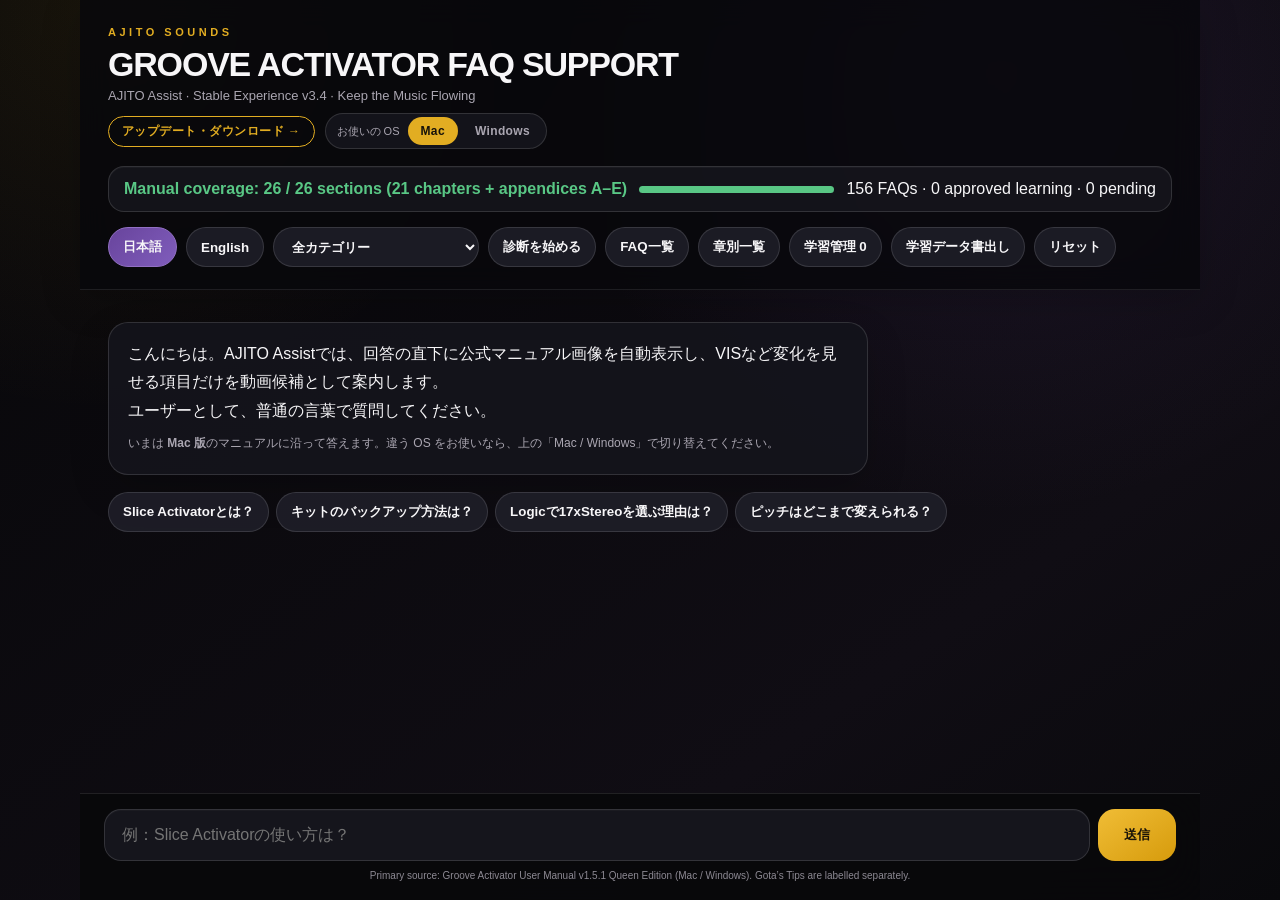
<file: index.html>
<!doctype html>
<!DOCTYPE html>

<html lang="ja"><head><meta charset="utf-8"/><meta content="width=device-width,initial-scale=1" name="viewport"/>
<title>AJITO Assist — Groove Activator Official Support</title>









<link href="./css/app.css?v=3.4.3" rel="stylesheet"/></head><body><div class="app">
<header><div class="brand">AJITO SOUNDS</div><h1>GROOVE ACTIVATOR FAQ SUPPORT</h1>
<div class="sub">AJITO Assist · Stable Experience v3.4 · Keep the Music Flowing</div>
    <div class="dlrow" style="margin-top:10px;display:flex;flex-wrap:wrap;align-items:center;gap:10px"><a href="https://ajitosounds.github.io/groove-activator/" style="display:inline-block;padding:6px 13px;border:1px solid var(--gold);border-radius:999px;color:var(--gold);text-decoration:none;font-size:12px;font-weight:700;letter-spacing:.04em">アップデート・ダウンロード →</a><div class="os-switch" role="group" aria-label="お使いの OS / Your OS"><span class="os-label">お使いの OS</span><button type="button" class="os" data-os="mac" aria-pressed="false">Mac</button><button type="button" class="os" data-os="win" aria-pressed="false">Windows</button></div></div>
<div class="coverage"><strong>Manual coverage: 26 / 26 sections (21 chapters + appendices A–E)</strong><div class="bar"><i></i></div><span><span id="kbStatus">157 base FAQs · Diagnostic Engine ON · Smart Manual ON · Original PDF Manual ON</span></span></div>
<div class="controls"><button class="lang active" data-lang="ja">日本語</button><button class="lang" data-lang="en">English</button>
<select id="category"><option value="">全カテゴリー</option></select><button id="diagnosticStart">診断を始める</button><button id="faqList">FAQ一覧</button><button id="chapterList">章別一覧</button><button id="learningPanel">学習管理 <span id="pendingCount">0</span></button><button id="exportLearning">学習データ書出し</button><button id="reset">リセット</button></div>
</header><main id="chat"></main>
<footer><div class="row"><input id="q" placeholder="例：Slice Activatorの使い方は？"/><button class="send" id="send">送信</button></div>
<div class="note">Primary source: Groove Activator User Manual v1.5.1 Queen Edition (Mac / Windows). Gota’s Tips are labelled separately.</div></footer></div>
<div aria-hidden="true" class="smart-manual-overlay" id="smartManualOverlay">
<section aria-labelledby="smartManualTitle" aria-modal="true" class="smart-manual" role="dialog">
<div class="smart-manual-head">
<div><div class="smart-manual-kicker">Smart Manual</div><h2 id="smartManualTitle"></h2></div>
<button aria-label="Close" class="manual-close" id="smartManualClose">×</button>
</div>
<div class="manual-toolbar"><span class="embedded-status">✓ Mac・Windows × 日本語・English 公式マニュアル内蔵</span><span class="small">章を開くと該当ページが自動表示されます</span></div><div id="smartManualBody"></div>
</section>
</div>
<div aria-hidden="true" class="manual-image-lightbox" id="manualImageLightbox"><button aria-label="Close" class="image-close" id="manualImageClose">×</button><img alt="Manual page enlarged" id="manualImageLarge"/><div class="image-caption" id="manualImageCaption"></div></div>

<div aria-hidden="true" class="fullscreen-pdf-overlay" id="fullscreenPdfOverlay">
<div class="fullscreen-pdf-toolbar">
<button class="pdf-back" id="pdfBackBtn" type="button">← 戻る</button>
<div class="pdf-title-wrap">
<strong id="pdfViewerTitle">Official Manual</strong>
<span id="pdfViewerPage"></span>
</div>
<div class="pdf-controls">
<button aria-label="縮小" id="pdfZoomOut" type="button">−</button>
<button id="pdfZoomReset" type="button">100%</button>
<button id="pdfFitWidth" type="button">幅に合わせる</button>
<button aria-label="拡大" id="pdfZoomIn" type="button">＋</button>
<a href="#" id="pdfOpenTab" rel="noopener" target="_blank">別タブ</a>
<button class="pdf-close" id="pdfCloseBtn" type="button">×</button>
</div>
</div>
<iframe class="fullscreen-pdf-frame" id="fullscreenPdfFrame" title="Official Manual PDF"></iframe>
</div>

<script defer="True" src="./js/data-loader.js?v=3.4.3"></script><script defer="True" src="./js/search.js?v=3.4.3"></script><script defer="True" src="./js/diagnostics.js?v=3.4.3"></script><script defer="True" src="./js/app.js?v=3.4.3"></script><script defer="True" src="./js/viewer.js?v=3.4.3"></script></body></html>
</file>
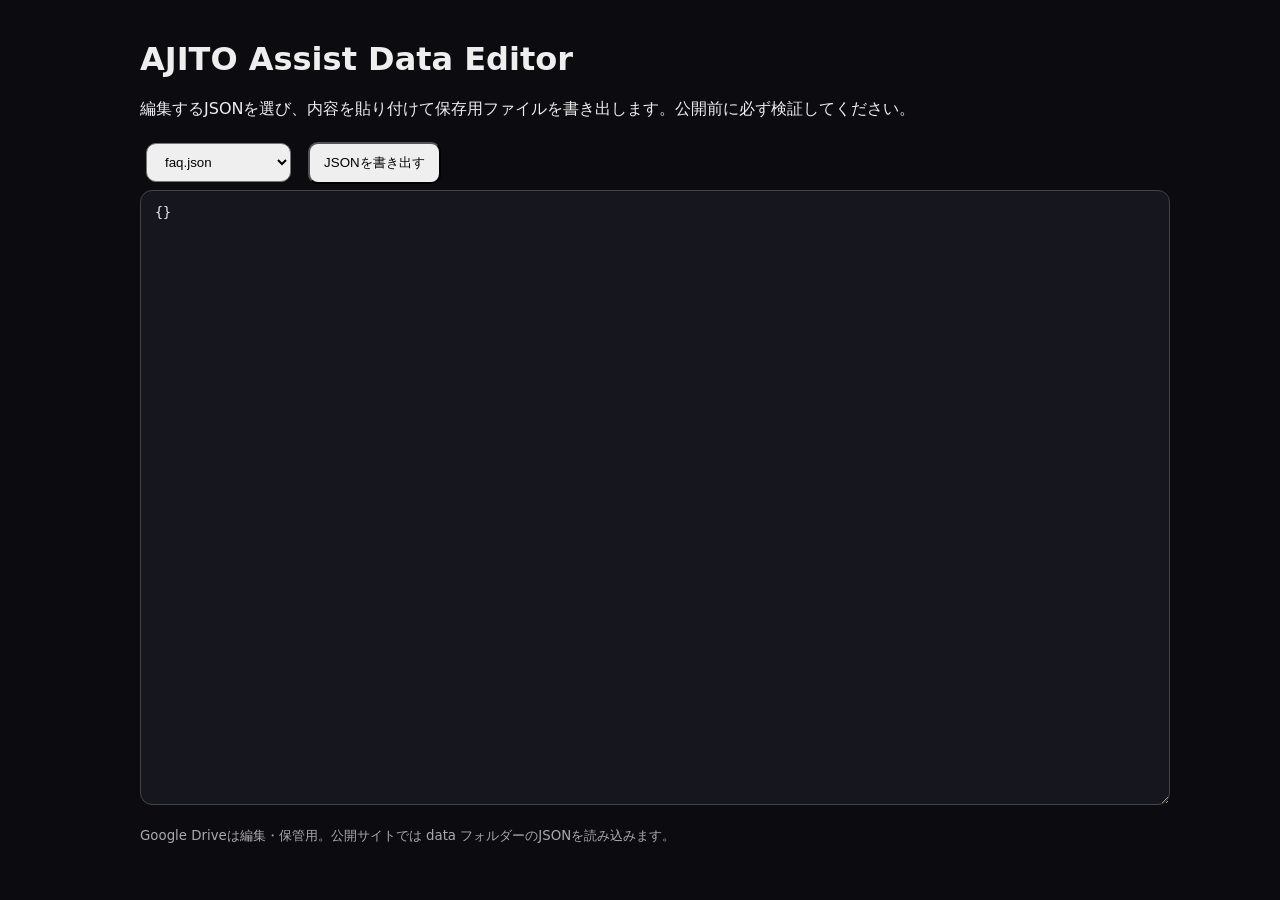
<file: admin/data_editor.html>
<!doctype html>
<html lang="ja"><meta charset="utf-8"><title>AJITO Assist Data Editor</title>
<style>
body{font-family:system-ui;background:#0c0c10;color:#eee;max-width:1000px;margin:40px auto;padding:0 20px}
textarea{width:100%;height:65vh;background:#16161e;color:#eee;border:1px solid #444;border-radius:12px;padding:14px}
button,select{padding:10px 14px;margin:6px;border-radius:10px}
small{color:#aaa}
</style>
<h1>AJITO Assist Data Editor</h1>
<p>編集するJSONを選び、内容を貼り付けて保存用ファイルを書き出します。公開前に必ず検証してください。</p>
<select id="name"><option>faq.json</option><option>manual.json</option><option>videos.json</option><option>diagnostics.json</option><option>gota_tips.json</option></select>
<button onclick="download()">JSONを書き出す</button>
<textarea id="editor">{}</textarea>
<p><small>Google Driveは編集・保管用。公開サイトでは data フォルダーのJSONを読み込みます。</small></p>
<script>
function download(){
 const name=document.getElementById('name').value;
 const txt=document.getElementById('editor').value;
 try{JSON.parse(txt)}catch(e){alert('JSONエラー: '+e.message);return}
 const a=document.createElement('a');
 a.href=URL.createObjectURL(new Blob([txt],{type:'application/json'}));
 a.download=name;a.click();URL.revokeObjectURL(a.href);
}
</script></html>
</file>
<file: css/app.css>
/* AJITO Assist v3.0 — consolidated application styles */


:root{--bg:#0c0c10;--panel:#18181f;--panel2:#22222b;--text:#f4f4f6;--muted:#aaaab5;--gold:#d5a52c;--purple:#7050a2;--line:#353540;--ok:#56b879}
*{box-sizing:border-box}body{margin:0;background:linear-gradient(150deg,#09090c,#19131d);color:var(--text);font-family:-apple-system,BlinkMacSystemFont,"Segoe UI","Hiragino Sans","Yu Gothic",sans-serif;min-height:100vh}
.app{max-width:980px;margin:auto;min-height:100vh;display:flex;flex-direction:column}
header{padding:20px;position:sticky;top:0;z-index:5;background:rgba(12,12,16,.93);backdrop-filter:blur(14px);border-bottom:1px solid var(--line)}
.brand{color:var(--gold);font-size:12px;letter-spacing:.25em;font-weight:700}h1{font-size:23px;margin:5px 0}.sub{color:var(--muted);font-size:12px}
.coverage{margin-top:12px;background:var(--panel);border:1px solid var(--line);padding:10px 12px;border-radius:12px;display:flex;gap:12px;align-items:center;flex-wrap:wrap}
.coverage strong{color:var(--ok)}.bar{height:7px;background:#303039;border-radius:9px;flex:1;min-width:140px;overflow:hidden}.bar i{display:block;height:100%;width:100%;background:var(--ok)}
.controls{display:flex;gap:7px;flex-wrap:wrap;margin-top:12px}button,select{background:var(--panel2);color:var(--text);border:1px solid var(--line);padding:8px 11px;border-radius:999px;cursor:pointer}button:hover{border-color:var(--gold)}.active{background:var(--purple)}
main{padding:20px;display:flex;flex-direction:column;gap:13px;flex:1}.msg{max-width:85%;border-radius:16px;padding:13px 15px;line-height:1.65;white-space:pre-wrap}.bot{align-self:flex-start;background:var(--panel);border:1px solid var(--line)}.user{align-self:flex-end;background:var(--purple)}.meta{display:block;color:var(--muted);font-size:11px;margin-top:8px}.badge{display:inline-block;border-radius:7px;padding:2px 7px;font-size:11px;background:#31253e;border:1px solid #5d4776;margin-bottom:6px}.manual{background:#26342a;border-color:#456b4e}
.chips{display:flex;gap:7px;flex-wrap:wrap}footer{position:sticky;bottom:0;padding:13px 17px 18px;background:rgba(12,12,16,.96);border-top:1px solid var(--line)}.row{display:flex;gap:8px}input{flex:1;padding:14px;border-radius:14px;border:1px solid var(--line);background:var(--panel);color:var(--text);font-size:16px;outline:none}input:focus{border-color:var(--gold)}.send{background:var(--gold);color:#181208;font-weight:700;border:0;border-radius:14px;padding:0 18px}.note{color:var(--muted);font-size:10px;text-align:center;margin-top:7px}.faqbtn{display:block;width:100%;text-align:left;margin:5px 0;border-radius:10px}
.feedback{display:flex;gap:7px;flex-wrap:wrap;margin-top:9px}.feedback button{font-size:12px;padding:6px 10px}
.admin-card{background:var(--panel);border:1px solid var(--line);border-radius:14px;padding:14px;margin:8px 0}
.admin-card h3{margin:0 0 8px;font-size:15px}.admin-card textarea,.admin-card input,.admin-card select{width:100%;margin-top:7px;border-radius:9px;padding:9px;background:#111117;color:var(--text);border:1px solid var(--line)}
.admin-card textarea{min-height:90px;resize:vertical}.admin-actions{display:flex;gap:7px;flex-wrap:wrap;margin-top:9px}
.danger{border-color:#8b4343}.success{border-color:var(--ok)}.count{color:var(--gold);font-weight:700}
.small{font-size:11px;color:var(--muted)}
.diag-card{background:#15151d;border:1px solid var(--line);border-radius:16px;padding:16px;margin:10px 0}.diag-card h3{margin:0 0 8px}.diag-reason{font-size:12px;color:var(--muted);margin:8px 0}.diag-actions{display:flex;gap:8px;flex-wrap:wrap}.diag-actions button{min-width:110px}.diag-progress{font-size:11px;color:var(--gold);margin-bottom:8px}.solution{border-left:3px solid var(--ok);padding-left:12px}.manual-ref{font-size:12px;color:var(--gold);margin-top:10px}.tip{font-size:12px;margin-top:8px}
.manual-link{color:var(--gold);font-weight:700;text-decoration:underline;text-decoration-thickness:1px;text-underline-offset:3px;cursor:pointer;background:none;border:0;padding:0;font:inherit}
.manual-link:hover{filter:brightness(1.25)}
.smart-manual-overlay{position:fixed;inset:0;background:rgba(4,4,8,.82);backdrop-filter:blur(8px);z-index:1000;display:none;align-items:center;justify-content:center;padding:18px}
.smart-manual-overlay.open{display:flex}.smart-manual{width:min(900px,100%);max-height:90vh;overflow:auto;background:#111118;border:1px solid #4a4053;border-radius:20px;box-shadow:0 24px 80px #000;padding:22px}
.smart-manual-head{display:flex;justify-content:space-between;gap:16px;align-items:flex-start;position:sticky;top:-22px;background:#111118;padding:20px 0 12px;z-index:2;border-bottom:1px solid var(--line)}
.smart-manual-head h2{margin:0;font-size:23px}.smart-manual-kicker{color:var(--gold);font-size:12px;font-weight:700;letter-spacing:.08em;text-transform:uppercase}.manual-close{font-size:20px;min-width:44px}
.manual-notice{background:#201b27;border:1px solid #4e3e60;border-radius:12px;padding:12px;margin:15px 0;color:#d8d1df;font-size:13px;line-height:1.6}
.manual-entry{background:#181820;border:1px solid var(--line);border-radius:14px;padding:15px;margin:12px 0}.manual-entry h3{margin:0 0 8px;font-size:16px}.manual-entry p{margin:0;line-height:1.7}.manual-source{font-size:11px;color:var(--muted);margin-top:10px}.manual-toolbar{display:flex;gap:8px;flex-wrap:wrap;margin:14px 0}.manual-empty{color:var(--muted);padding:25px 0}
.media-strip{margin-top:14px;padding:13px;border:1px solid var(--line);border-radius:14px;background:#15151c}.media-head{display:flex;justify-content:space-between;gap:10px;align-items:center;margin-bottom:9px}.media-type{font-size:11px;border-radius:999px;padding:4px 9px;border:1px solid #635272;background:#2a2232;color:#eee}.media-type.screenshot{border-color:#456b4e;background:#213126}.media-type.video{border-color:#70564a;background:#38271f}.media-type.both{border-color:#5d4776;background:#31253e}.manual-viewer{width:100%;height:min(64vh,620px);border:1px solid var(--line);border-radius:12px;background:#0b0b10;margin-top:10px}.media-placeholder{padding:18px;border:1px dashed #5d5667;border-radius:12px;color:var(--muted);line-height:1.7}.video-candidate{padding:15px;border-left:3px solid var(--gold);background:#1d1921;border-radius:10px;margin-top:10px}.media-actions{display:flex;gap:8px;flex-wrap:wrap;margin-top:10px}.media-note{font-size:11px;color:var(--muted);margin-top:8px}.hidden-file{display:none}.answer-media{margin-top:13px;padding-top:12px;border-top:1px solid var(--line)}

.embedded-status{font-size:12px;color:var(--ok);font-weight:700}.manual-page-gallery{display:grid;grid-template-columns:repeat(auto-fit,minmax(270px,1fr));gap:14px;margin-top:12px}.manual-page-card{margin:0;background:#0d0d12;border:1px solid var(--line);border-radius:13px;overflow:hidden}.manual-page-card button{display:block;width:100%;padding:0;border:0;background:none;border-radius:0}.manual-page-card img{display:block;width:100%;height:auto;cursor:zoom-in}.manual-page-card figcaption{padding:9px 11px;font-size:12px;color:var(--muted);display:flex;justify-content:space-between;gap:8px}.manual-image-lightbox{position:fixed;inset:0;z-index:100;background:rgba(0,0,0,.94);display:none;align-items:center;justify-content:center;padding:42px 18px 55px}.manual-image-lightbox.open{display:flex}.manual-image-lightbox img{max-width:min(96vw,1300px);max-height:88vh;object-fit:contain;box-shadow:0 18px 70px #000}.image-close{position:fixed;right:18px;top:14px;font-size:28px;min-width:44px;z-index:101}.image-caption{position:fixed;bottom:14px;left:50%;transform:translateX(-50%);color:#eee;background:#17171dcc;border:1px solid #444;padding:7px 13px;border-radius:999px;font-size:12px}.manual-pages-intro{font-size:12px;color:var(--muted);margin-top:8px}.manual-language-badge{font-size:11px;color:var(--gold)}
@media(max-width:600px){.msg{max-width:96%}h1{font-size:19px}}



button.media-type.manual-link{
  cursor:pointer;
  font:inherit;
  line-height:inherit;
}
button.media-type.manual-link:hover{
  filter:brightness(1.15);
  transform:translateY(-1px);
}



.inline-manual-head{
  display:flex;
  justify-content:space-between;
  align-items:center;
  gap:12px;
  margin:0 0 10px;
  color:#f4f1f7;
}
.inline-manual-head span{
  color:var(--muted);
  font-size:12px;
  text-align:right;
}
.inline-manual-actions{
  margin-top:12px;
}
.answer-media .manual-page-gallery{
  grid-template-columns:repeat(auto-fit,minmax(220px,1fr));
}
.answer-media .manual-page-card{
  box-shadow:0 8px 24px rgba(0,0,0,.18);
}
@media(max-width:640px){
  .inline-manual-head{align-items:flex-start;flex-direction:column;gap:4px}
  .inline-manual-head span{text-align:left}
  .answer-media .manual-page-gallery{grid-template-columns:1fr}
}



.manual-image-trigger{cursor:zoom-in}
.manual-image-lightbox.open{animation:manualFadeIn .16s ease-out}
.manual-image-lightbox img{cursor:zoom-out}
@keyframes manualFadeIn{from{opacity:0}to{opacity:1}}



.manual-image-native{
  display:block;
  cursor:zoom-in;
  text-decoration:none;
}
.manual-page-card figcaption a{
  color:var(--gold);
  text-decoration:none;
  font-weight:700;
}
.manual-page-card figcaption a:hover{text-decoration:underline}



.manual-image-zoom-trigger{
  display:block;width:100%;padding:0;border:0;background:none;
  cursor:zoom-in;
}
.manual-image-zoom-trigger.text-trigger{
  width:auto;color:var(--gold);font:inherit;font-weight:700;cursor:zoom-in;
}
.zoom-viewer{
  position:fixed;inset:0;z-index:99999;background:rgba(5,5,8,.96);
  display:none;flex-direction:column;
}
.zoom-viewer.open{display:flex}
.zoom-viewer-toolbar{
  display:flex;align-items:center;gap:8px;padding:10px 14px;
  background:rgba(20,20,26,.96);border-bottom:1px solid rgba(255,255,255,.12)
}
.zoom-viewer-toolbar button{
  border:1px solid rgba(255,255,255,.2);background:#24242d;color:#fff;
  min-width:42px;height:38px;border-radius:9px;font-size:18px;cursor:pointer
}
.zoom-viewer-toolbar .zoom-close{margin-left:auto;font-size:24px}
#zoomLevel{min-width:58px;text-align:center;color:#ddd;font-weight:700}
.zoom-stage{
  flex:1;overflow:auto;display:flex;align-items:flex-start;justify-content:center;
  padding:28px;cursor:zoom-in
}
.zoom-stage.zoom-out-cursor{cursor:zoom-out}
.zoom-stage img{
  display:block;max-width:none;max-height:none;transform-origin:top center;
  transition:transform .12s ease;
  user-select:none;-webkit-user-drag:none;
}
.zoom-help{
  padding:8px 14px;text-align:center;background:rgba(20,20,26,.96);
  color:#bbb;font-size:12px;border-top:1px solid rgba(255,255,255,.1)
}
@media(max-width:640px){
  .zoom-help{font-size:11px}
  .zoom-stage{padding:12px}
}



.manual-pdf-block{
  margin-top:12px;border:1px solid var(--line);border-radius:14px;
  overflow:hidden;background:#0d0d12;
}
.manual-pdf-head{
  display:flex;justify-content:space-between;align-items:center;gap:12px;
  padding:11px 13px;background:#17171f;border-bottom:1px solid var(--line);
}
.manual-pdf-head>div{display:flex;flex-direction:column;gap:3px}
.manual-pdf-head span{font-size:11px;color:var(--muted)}
.manual-pdf-open{
  display:inline-flex;align-items:center;justify-content:center;
  padding:8px 11px;border:1px solid #6f5a7d;border-radius:9px;
  background:#2a2232;color:#fff;text-decoration:none;font-size:12px;font-weight:700;
  white-space:nowrap;
}
.manual-pdf-open:hover{background:#352a40}
.manual-pdf-viewer{
  display:block;width:100%;height:min(75vh,760px);border:0;background:#222;
}
.manual-pdf-help{
  padding:8px 12px;color:var(--muted);font-size:11px;line-height:1.5;
  border-top:1px solid var(--line);
}
@media(max-width:640px){
  .manual-pdf-head{align-items:flex-start;flex-direction:column}
  .manual-pdf-open{width:100%}
  .manual-pdf-viewer{height:68vh}
}



.manual-pdf-launch{
  display:flex;
  align-items:center;
  justify-content:space-between;
  gap:16px;
  margin-top:12px;
  padding:14px;
  border:1px solid var(--line);
  border-radius:14px;
  background:#111118;
}
.manual-pdf-launch>div{
  display:flex;
  flex-direction:column;
  gap:4px;
}
.manual-pdf-launch span{
  color:var(--muted);
  font-size:12px;
}
.open-fullscreen-pdf{
  border:1px solid #8a6ca0;
  background:#362943;
  color:#fff;
  padding:10px 16px;
  border-radius:10px;
  font-weight:800;
  cursor:pointer;
  white-space:nowrap;
}
.open-fullscreen-pdf:hover{background:#443253}

.fullscreen-pdf-overlay{
  position:fixed;
  inset:0;
  z-index:100000;
  display:none;
  flex-direction:column;
  background:#09090d;
}
.fullscreen-pdf-overlay.open{display:flex}
.fullscreen-pdf-toolbar{
  min-height:58px;
  display:flex;
  align-items:center;
  gap:12px;
  padding:8px 12px;
  background:#15151c;
  border-bottom:1px solid rgba(255,255,255,.14);
}
.pdf-back,
.pdf-controls button,
.pdf-controls a{
  min-height:38px;
  border:1px solid rgba(255,255,255,.18);
  background:#25252f;
  color:#fff;
  border-radius:9px;
  padding:7px 12px;
  text-decoration:none;
  font:inherit;
  font-weight:700;
  cursor:pointer;
}
.pdf-back{white-space:nowrap}
.pdf-title-wrap{
  min-width:0;
  display:flex;
  flex-direction:column;
  line-height:1.2;
}
.pdf-title-wrap strong{
  overflow:hidden;
  text-overflow:ellipsis;
  white-space:nowrap;
}
.pdf-title-wrap span{
  color:#aaa;
  font-size:11px;
}
.pdf-controls{
  margin-left:auto;
  display:flex;
  align-items:center;
  gap:7px;
}
.pdf-controls .pdf-close{
  font-size:21px;
  min-width:42px;
}
.fullscreen-pdf-frame{
  flex:1;
  width:100%;
  border:0;
  background:#202124;
}
@media(max-width:760px){
  .fullscreen-pdf-toolbar{
    flex-wrap:wrap;
    align-items:center;
  }
  .pdf-title-wrap{
    flex:1;
  }
  .pdf-controls{
    width:100%;
    margin-left:0;
    overflow-x:auto;
    padding-bottom:2px;
  }
  .pdf-controls button,
  .pdf-controls a{
    flex:0 0 auto;
  }
  .manual-pdf-launch{
    align-items:stretch;
    flex-direction:column;
  }
  .open-fullscreen-pdf{width:100%}
}

/* AJITO Assist v3.2 — visual refresh only. Application logic remains v3.0 stable. */
:root{
  --bg:#08080b;
  --panel:rgba(22,22,29,.88);
  --panel2:rgba(34,34,44,.92);
  --text:#f7f6f8;
  --muted:#aaa6b1;
  --gold:#e2ad22;
  --purple:#7250aa;
  --line:rgba(255,255,255,.13);
  --ok:#59c785;
}
body{
  background:
    radial-gradient(circle at 78% 8%,rgba(111,72,160,.16),transparent 34%),
    radial-gradient(circle at 8% 0%,rgba(226,173,34,.08),transparent 28%),
    linear-gradient(145deg,#070709,#100d14 72%,#09090c);
}
.app{max-width:1120px}
header{
  padding:26px 28px 22px;
  background:rgba(8,8,11,.82);
  border-bottom:1px solid rgba(255,255,255,.09);
  box-shadow:0 10px 38px rgba(0,0,0,.18);
}
.brand{font-size:11px;letter-spacing:.32em}
h1{font-size:clamp(24px,3vw,34px);letter-spacing:-.035em;margin:7px 0 4px}
.sub{font-size:13px}
.coverage{
  margin-top:17px;padding:13px 15px;border-radius:16px;
  background:rgba(24,24,31,.75);box-shadow:inset 0 1px rgba(255,255,255,.035)
}
.controls{gap:9px;margin-top:15px}
button,select{
  min-height:40px;padding:9px 14px;border-color:rgba(255,255,255,.12);
  background:rgba(31,31,40,.9);font-weight:650;transition:.18s ease
}
button:hover{transform:translateY(-1px);border-color:rgba(226,173,34,.75);background:rgba(43,40,44,.98)}
button.active,.lang.active{background:linear-gradient(135deg,#68449c,#805dbc);border-color:#9270c4}
main{padding:32px 28px 120px;gap:17px}
.msg{
  max-width:min(82%,760px);padding:17px 19px;border-radius:20px;
  line-height:1.78;box-shadow:0 15px 40px rgba(0,0,0,.16)
}
.bot{background:rgba(21,21,28,.9);border-color:rgba(255,255,255,.13)}
.user{background:linear-gradient(135deg,#65439a,#815dbd);border-color:rgba(255,255,255,.1)}
.badge{padding:4px 9px;border-radius:999px}
.faqbtn{padding:13px 15px;margin:7px 0;border-radius:14px;background:rgba(27,27,35,.92)}
footer{
  padding:15px 24px 19px;background:rgba(8,8,11,.9);
  backdrop-filter:blur(22px);border-top-color:rgba(255,255,255,.1)
}
input{
  padding:16px 17px;border-radius:17px;background:rgba(23,23,30,.94);
  box-shadow:inset 0 1px rgba(255,255,255,.025)
}
input:focus{border-color:rgba(226,173,34,.8);box-shadow:0 0 0 3px rgba(226,173,34,.1)}
.send{min-width:78px;border-radius:17px;background:linear-gradient(145deg,#f0bd36,#d69b0c)}
.note{margin-top:9px;opacity:.82}
.smart-manual{border-radius:24px;background:#111116}
.manual-entry,.diag-card,.admin-card,.media-strip{border-radius:18px}
.manual-pdf-launch{border-radius:18px;background:rgba(18,18,24,.92)}
.open-fullscreen-pdf{border-radius:13px;background:linear-gradient(135deg,#4c365e,#67487e)}
@media(max-width:700px){
  header{padding:20px 17px 17px}.coverage{align-items:flex-start}.controls{overflow-x:auto;flex-wrap:nowrap;padding-bottom:5px}
  .controls button,.controls select{flex:0 0 auto}main{padding:23px 15px 112px}.msg{max-width:96%}
  footer{padding:12px 13px 15px}.row{gap:7px}.send{min-width:66px;padding:0 13px}
}

/* v3.4 Mac / Windows switch */
.os-switch{display:inline-flex;align-items:center;gap:4px;padding:3px;border:1px solid var(--line);border-radius:999px;background:var(--panel)}
.os-switch .os-label{font-size:11px;color:var(--muted);padding:0 4px 0 8px;white-space:nowrap}
.os-switch button.os{padding:5px 13px;border-radius:999px;border:0;background:transparent;color:var(--muted);font-size:12px;font-weight:700;letter-spacing:.03em;cursor:pointer;min-height:28px}
.os-switch button.os.active{background:var(--gold);color:#16120a}
.os-switch button.os:focus-visible{outline:2px solid var(--gold);outline-offset:2px}
.os-note{display:inline-block;margin-top:8px;font-size:12px;color:var(--muted)}
</file>
